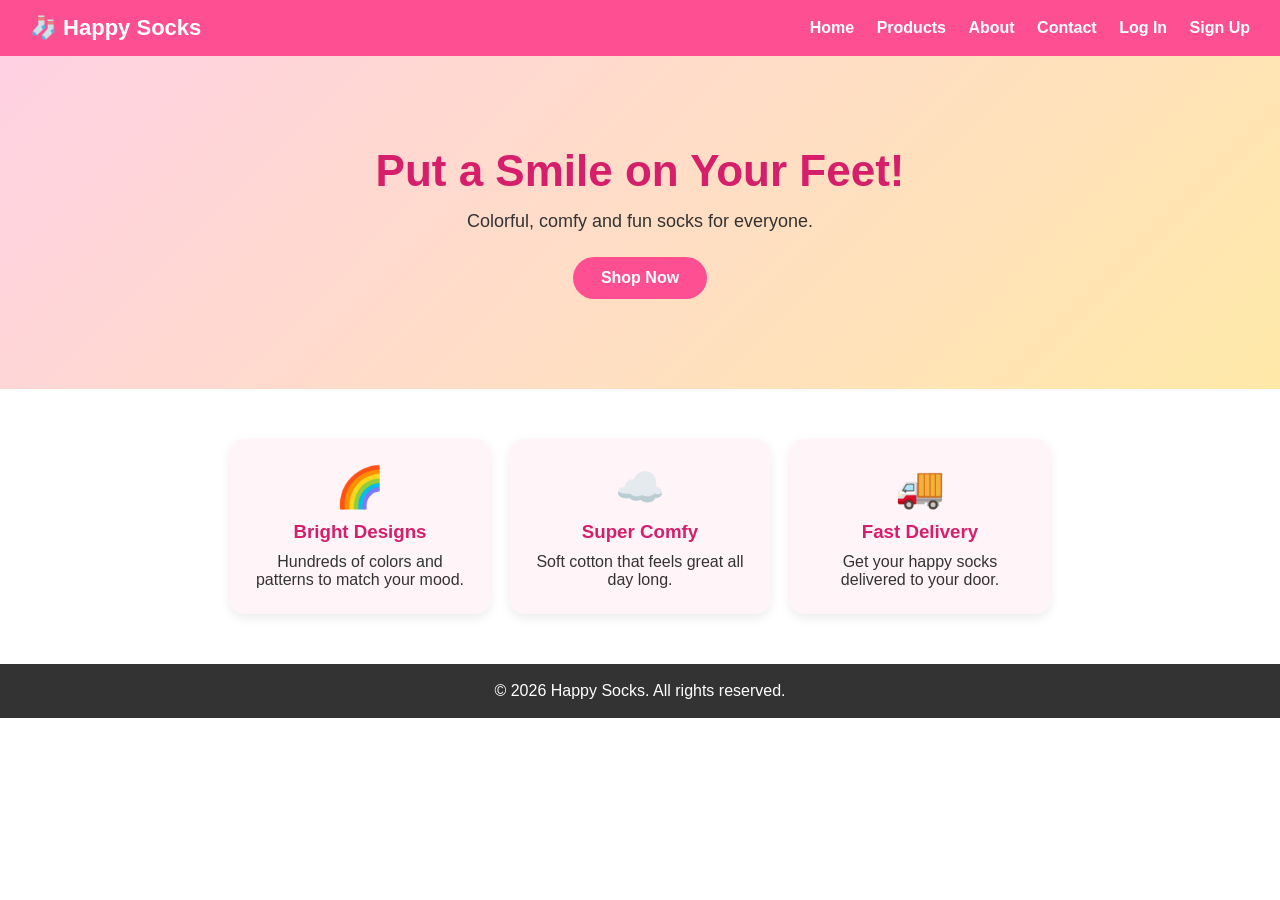
<file: happy-socks/index.html>
<!DOCTYPE html>
<html lang="en">
<head>
  <meta charset="UTF-8">
  <meta name="viewport" content="width=device-width, initial-scale=1.0">
  <title>Home | Happy Socks</title>
  <style>
    * { box-sizing: border-box; margin: 0; padding: 0; font-family: Arial, sans-serif; }
    body { background: #fff; color: #333; }
    nav { background: #ff4f93; padding: 15px 30px; display: flex; justify-content: space-between; align-items: center; flex-wrap: wrap; }
    nav .logo { color: #fff; font-size: 22px; font-weight: bold; }
    nav a { color: #fff; text-decoration: none; margin-left: 18px; font-weight: bold; }
    nav a:hover { text-decoration: underline; }
    .hero { background: linear-gradient(135deg, #ffd1e3, #ffe9a8); text-align: center; padding: 90px 20px; }
    .hero h1 { font-size: 44px; color: #d61f6b; margin-bottom: 15px; }
    .hero p { font-size: 18px; margin-bottom: 25px; }
    .btn { display: inline-block; background: #ff4f93; color: #fff; padding: 12px 28px; border-radius: 30px; text-decoration: none; font-weight: bold; }
    .btn:hover { background: #e03d7f; }
    .features { display: flex; gap: 20px; justify-content: center; flex-wrap: wrap; padding: 50px 20px; }
    .feature { width: 260px; background: #fff4f8; padding: 25px; border-radius: 14px; text-align: center; box-shadow: 0 4px 12px rgba(0,0,0,.08); }
    .feature .icon { font-size: 40px; }
    .feature h3 { margin: 10px 0; color: #d61f6b; }
    footer { background: #333; color: #fff; text-align: center; padding: 18px; }
  </style>
</head>
<body>
  <nav>
    <span class="logo">🧦 Happy Socks</span>
    <div>
      <a href="index.html">Home</a>
      <a href="products.html">Products</a>
      <a href="about.html">About</a>
      <a href="contact.html">Contact</a>
      <a href="login.html">Log In</a>
      <a href="signup.html">Sign Up</a>
    </div>
  </nav>

  <section class="hero">
    <h1>Put a Smile on Your Feet!</h1>
    <p>Colorful, comfy and fun socks for everyone.</p>
    <a href="products.html" class="btn">Shop Now</a>
  </section>

  <section class="features">
    <div class="feature">
      <div class="icon">🌈</div>
      <h3>Bright Designs</h3>
      <p>Hundreds of colors and patterns to match your mood.</p>
    </div>
    <div class="feature">
      <div class="icon">☁️</div>
      <h3>Super Comfy</h3>
      <p>Soft cotton that feels great all day long.</p>
    </div>
    <div class="feature">
      <div class="icon">🚚</div>
      <h3>Fast Delivery</h3>
      <p>Get your happy socks delivered to your door.</p>
    </div>
  </section>

  <footer>© 2026 Happy Socks. All rights reserved.</footer>
</body>
</html>
</file>
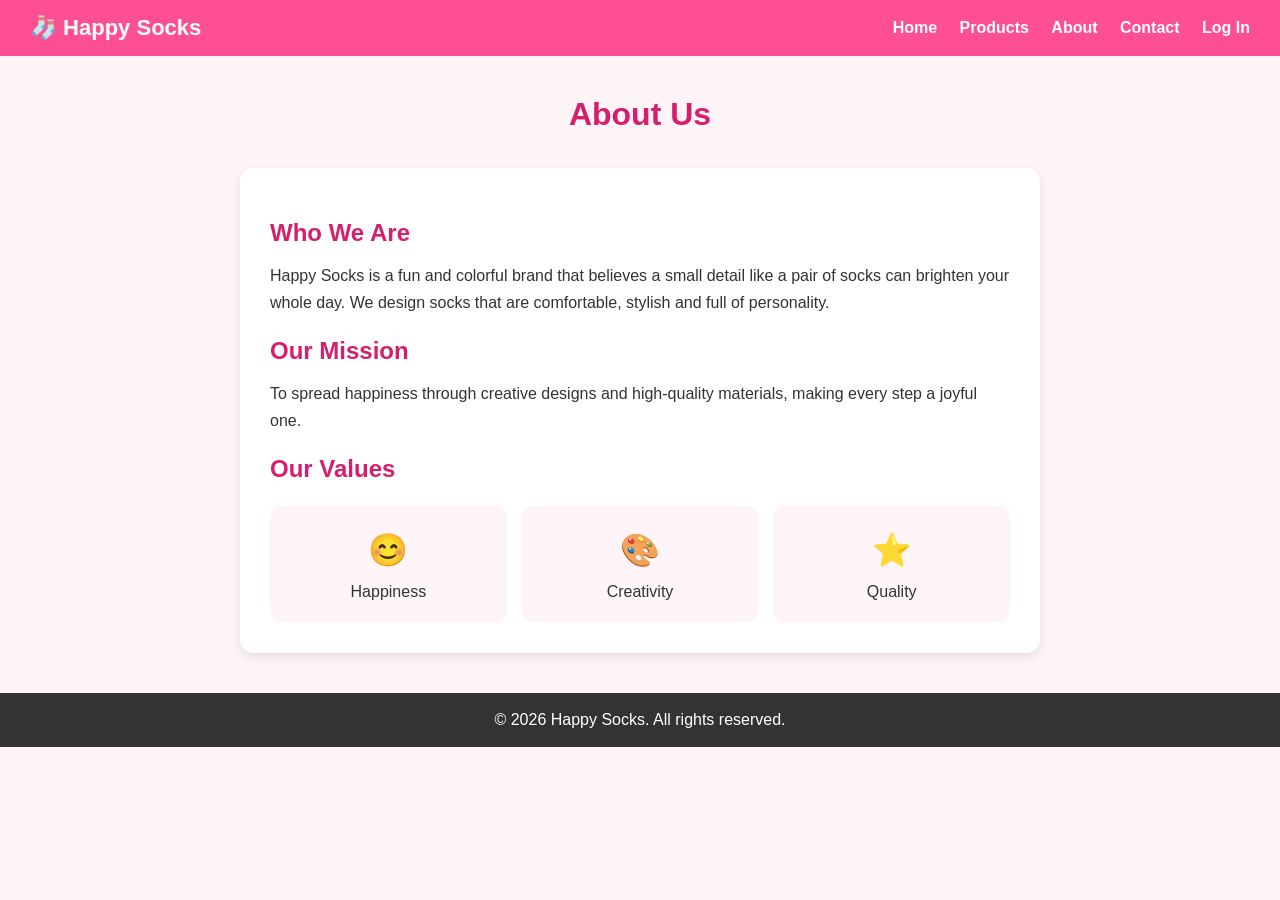
<file: happy-socks/about.html>
<!DOCTYPE html>
<html lang="en">
<head>
  <meta charset="UTF-8">
  <meta name="viewport" content="width=device-width, initial-scale=1.0">
  <title>About | Happy Socks</title>
  <style>
    * { box-sizing: border-box; margin: 0; padding: 0; font-family: Arial, sans-serif; }
    body { background: #fff4f8; color: #333; }
    nav { background: #ff4f93; padding: 15px 30px; display: flex; justify-content: space-between; align-items: center; flex-wrap: wrap; }
    nav .logo { color: #fff; font-size: 22px; font-weight: bold; }
    nav a { color: #fff; text-decoration: none; margin-left: 18px; font-weight: bold; }
    nav a:hover { text-decoration: underline; }
    .page-title { text-align: center; padding: 40px 20px 10px; }
    .page-title h1 { color: #d61f6b; }
    .about { max-width: 800px; margin: 25px auto; background: #fff; padding: 30px; border-radius: 14px; box-shadow: 0 4px 12px rgba(0,0,0,.1); line-height: 1.7; }
    .about h2 { color: #d61f6b; margin: 15px 0 8px; }
    .values { display: flex; gap: 15px; flex-wrap: wrap; margin-top: 15px; }
    .value { flex: 1; min-width: 180px; background: #fff4f8; padding: 18px; border-radius: 12px; text-align: center; }
    .value span { font-size: 32px; }
    footer { background: #333; color: #fff; text-align: center; padding: 18px; margin-top: 40px; }
  </style>
</head>
<body>
  <nav>
    <span class="logo">🧦 Happy Socks</span>
    <div>
      <a href="index.html">Home</a>
      <a href="products.html">Products</a>
      <a href="about.html">About</a>
      <a href="contact.html">Contact</a>
      <a href="login.html">Log In</a>
    </div>
  </nav>

  <header class="page-title">
    <h1>About Us</h1>
  </header>

  <section class="about">
    <h2>Who We Are</h2>
    <p>Happy Socks is a fun and colorful brand that believes a small detail like a pair of socks can brighten your whole day. We design socks that are comfortable, stylish and full of personality.</p>

    <h2>Our Mission</h2>
    <p>To spread happiness through creative designs and high-quality materials, making every step a joyful one.</p>

    <h2>Our Values</h2>
    <div class="values">
      <div class="value"><span>😊</span><p>Happiness</p></div>
      <div class="value"><span>🎨</span><p>Creativity</p></div>
      <div class="value"><span>⭐</span><p>Quality</p></div>
    </div>
  </section>

  <footer>© 2026 Happy Socks. All rights reserved.</footer>
</body>
</html>
</file>
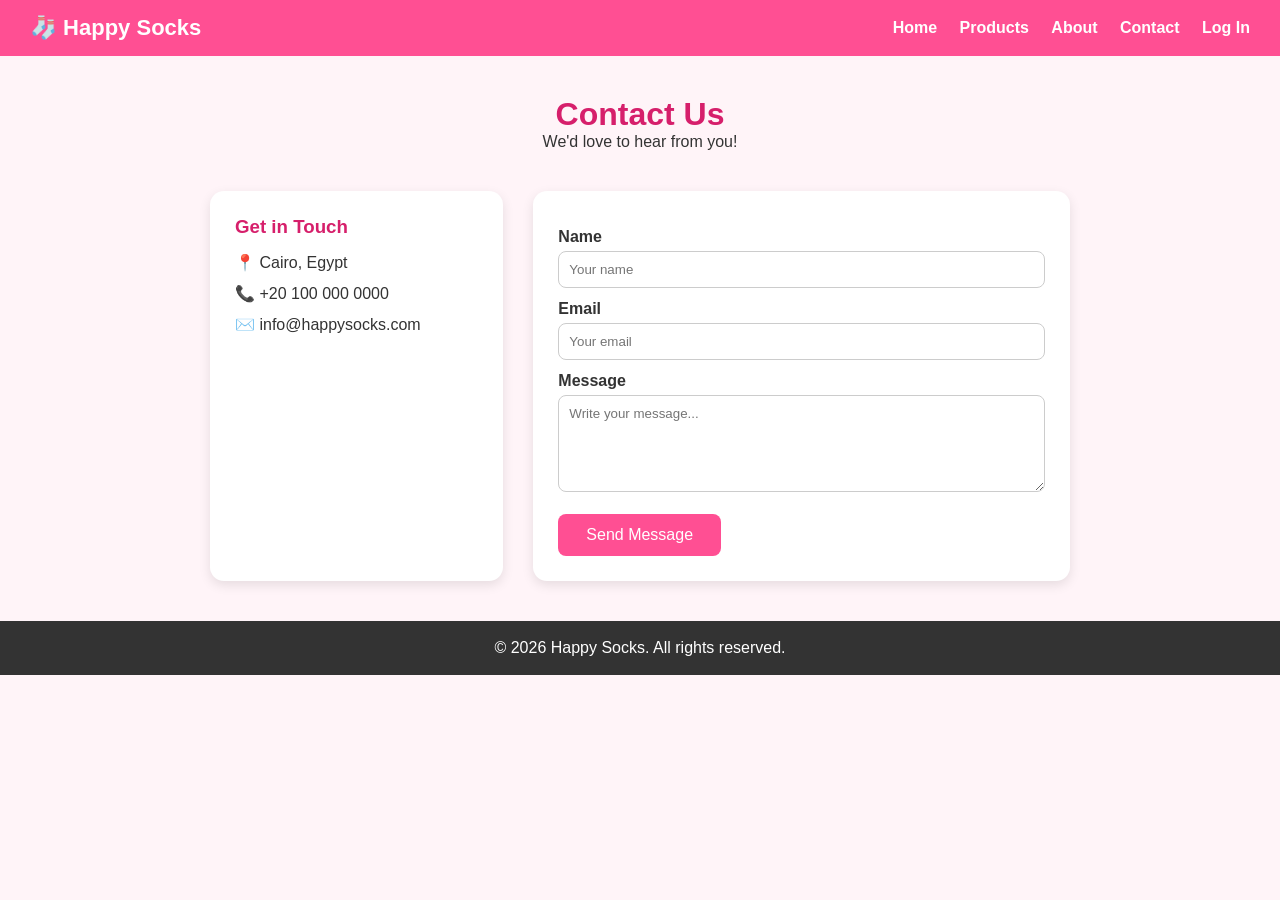
<file: happy-socks/contact.html>
<!DOCTYPE html>
<html lang="en">
<head>
  <meta charset="UTF-8">
  <meta name="viewport" content="width=device-width, initial-scale=1.0">
  <title>Contact | Happy Socks</title>
  <link rel="stylesheet" href="contact.css">
</head>
<body>
  <nav>
    <span class="logo">🧦 Happy Socks</span>
    <div>
      <a href="index.html">Home</a>
      <a href="products.html">Products</a>
      <a href="about.html">About</a>
      <a href="contact.html">Contact</a>
      <a href="login.html">Log In</a>
    </div>
  </nav>

  <header class="page-title">
    <h1>Contact Us</h1>
    <p>We'd love to hear from you!</p>
  </header>

  <section class="contact-wrap">
    <div class="info">
      <h3>Get in Touch</h3>
      <p>📍 Cairo, Egypt</p>
      <p>📞 +20 100 000 0000</p>
      <p>✉️ info@happysocks.com</p>
    </div>

    <form class="contact-form" onsubmit="event.preventDefault(); alert('Message sent! Thank you.'); this.reset();">
      <label for="name">Name</label>
      <input type="text" id="name" placeholder="Your name" required>

      <label for="email">Email</label>
      <input type="email" id="email" placeholder="Your email" required>

      <label for="message">Message</label>
      <textarea id="message" rows="5" placeholder="Write your message..." required></textarea>

      <button type="submit">Send Message</button>
    </form>
  </section>

  <footer>© 2026 Happy Socks. All rights reserved.</footer>
</body>
</html>
</file>
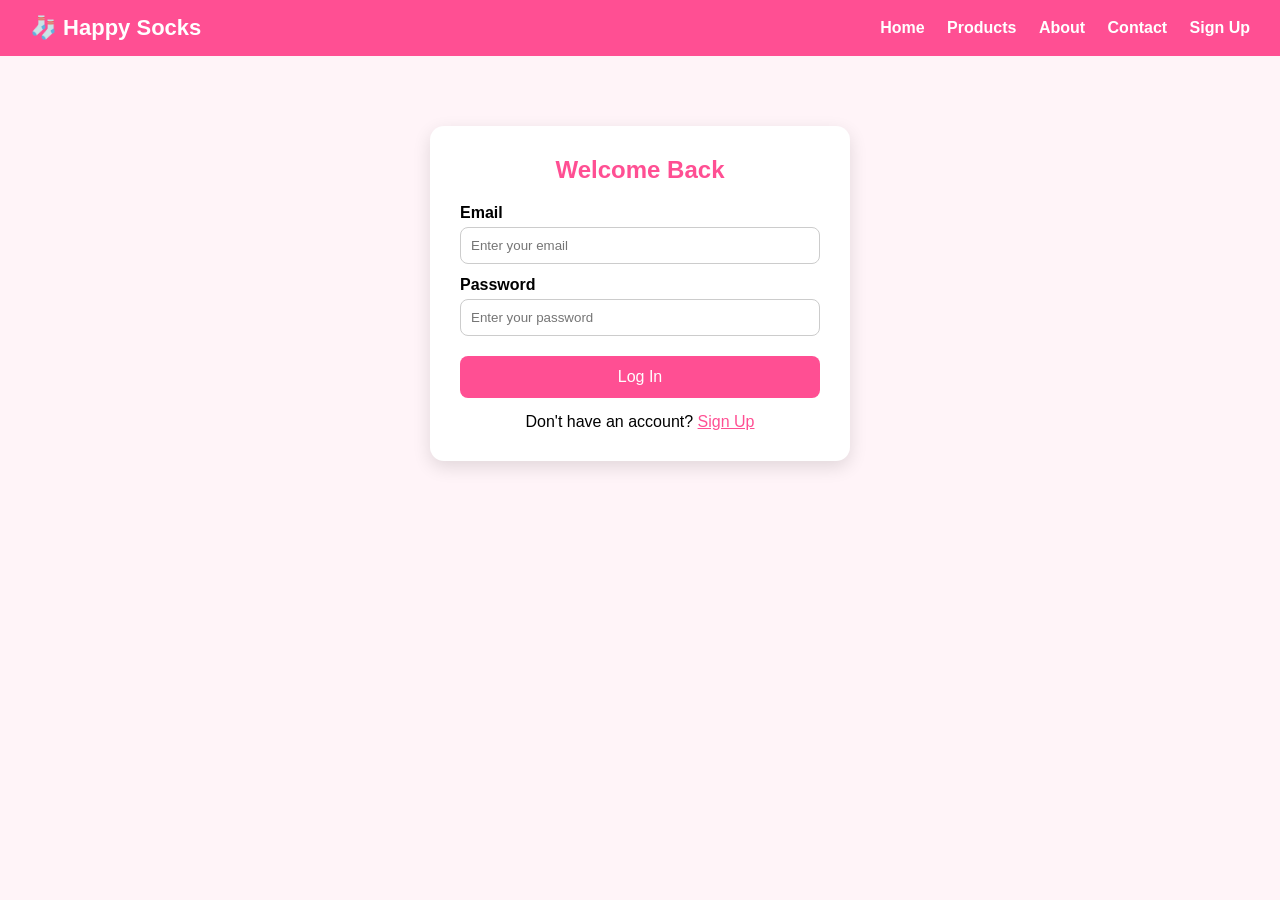
<file: happy-socks/login.html>
<!DOCTYPE html>
<html lang="en">
<head>
  <meta charset="UTF-8">
  <meta name="viewport" content="width=device-width, initial-scale=1.0">
  <title>Log In | Happy Socks</title>
  <style>
    * { box-sizing: border-box; margin: 0; padding: 0; font-family: Arial, sans-serif; }
    body { background: #fff4f8; }
    nav { background: #ff4f93; padding: 15px 30px; display: flex; justify-content: space-between; align-items: center; flex-wrap: wrap; }
    nav .logo { color: #fff; font-size: 22px; font-weight: bold; }
    nav a { color: #fff; text-decoration: none; margin-left: 18px; font-weight: bold; }
    nav a:hover { text-decoration: underline; }
    .form-box { max-width: 420px; margin: 70px auto; background: #fff; padding: 30px; border-radius: 14px; box-shadow: 0 6px 18px rgba(0,0,0,.12); }
    .form-box h2 { text-align: center; color: #ff4f93; margin-bottom: 20px; }
    label { display: block; margin: 12px 0 5px; font-weight: bold; }
    input { width: 100%; padding: 10px; border: 1px solid #ccc; border-radius: 8px; }
    input:focus { outline: none; border-color: #ff4f93; }
    button { width: 100%; margin-top: 20px; padding: 12px; background: #ff4f93; color: #fff; border: none; border-radius: 8px; font-size: 16px; cursor: pointer; }
    button:hover { background: #e03d7f; }
    .note { text-align: center; margin-top: 15px; }
    .note a { color: #ff4f93; }
  </style>
</head>
<body>
  <nav>
    <span class="logo">🧦 Happy Socks</span>
    <div>
      <a href="index.html">Home</a>
      <a href="products.html">Products</a>
      <a href="about.html">About</a>
      <a href="contact.html">Contact</a>
      <a href="signup.html">Sign Up</a>
    </div>
  </nav>

  <div class="form-box">
    <h2>Welcome Back</h2>
    <form onsubmit="event.preventDefault(); alert('Logged in successfully!'); window.location.href='index.html';">
      <label for="email">Email</label>
      <input type="email" id="email" placeholder="Enter your email" required>

      <label for="password">Password</label>
      <input type="password" id="password" placeholder="Enter your password" required>

      <button type="submit">Log In</button>
    </form>
    <p class="note">Don't have an account? <a href="signup.html">Sign Up</a></p>
  </div>
</body>
</html>
</file>
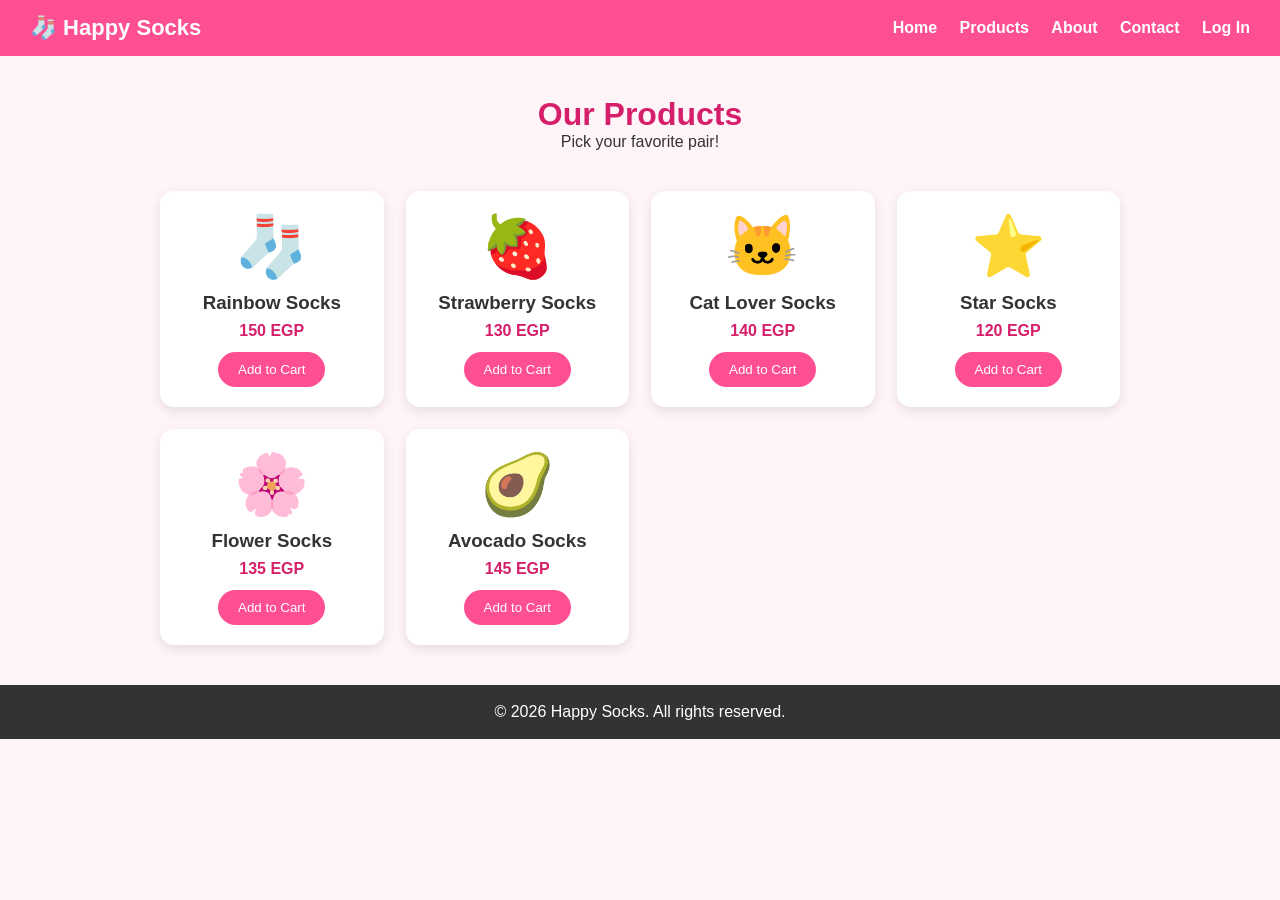
<file: happy-socks/products.html>
<!DOCTYPE html>
<html lang="en">
<head>
  <meta charset="UTF-8">
  <meta name="viewport" content="width=device-width, initial-scale=1.0">
  <title>Products | Happy Socks</title>
  <link rel="stylesheet" href="products.css">
</head>
<body>
  <nav>
    <span class="logo">🧦 Happy Socks</span>
    <div>
      <a href="index.html">Home</a>
      <a href="products.html">Products</a>
      <a href="about.html">About</a>
      <a href="contact.html">Contact</a>
      <a href="login.html">Log In</a>
    </div>
  </nav>

  <header class="page-title">
    <h1>Our Products</h1>
    <p>Pick your favorite pair!</p>
  </header>

  <section class="products">
    <div class="card">
      <div class="img">🧦</div>
      <h3>Rainbow Socks</h3>
      <p class="price">150 EGP</p>
      <button>Add to Cart</button>
    </div>
    <div class="card">
      <div class="img">🍓</div>
      <h3>Strawberry Socks</h3>
      <p class="price">130 EGP</p>
      <button>Add to Cart</button>
    </div>
    <div class="card">
      <div class="img">🐱</div>
      <h3>Cat Lover Socks</h3>
      <p class="price">140 EGP</p>
      <button>Add to Cart</button>
    </div>
    <div class="card">
      <div class="img">⭐</div>
      <h3>Star Socks</h3>
      <p class="price">120 EGP</p>
      <button>Add to Cart</button>
    </div>
    <div class="card">
      <div class="img">🌸</div>
      <h3>Flower Socks</h3>
      <p class="price">135 EGP</p>
      <button>Add to Cart</button>
    </div>
    <div class="card">
      <div class="img">🥑</div>
      <h3>Avocado Socks</h3>
      <p class="price">145 EGP</p>
      <button>Add to Cart</button>
    </div>
  </section>

  <footer>© 2026 Happy Socks. All rights reserved.</footer>
</body>
</html>
</file>
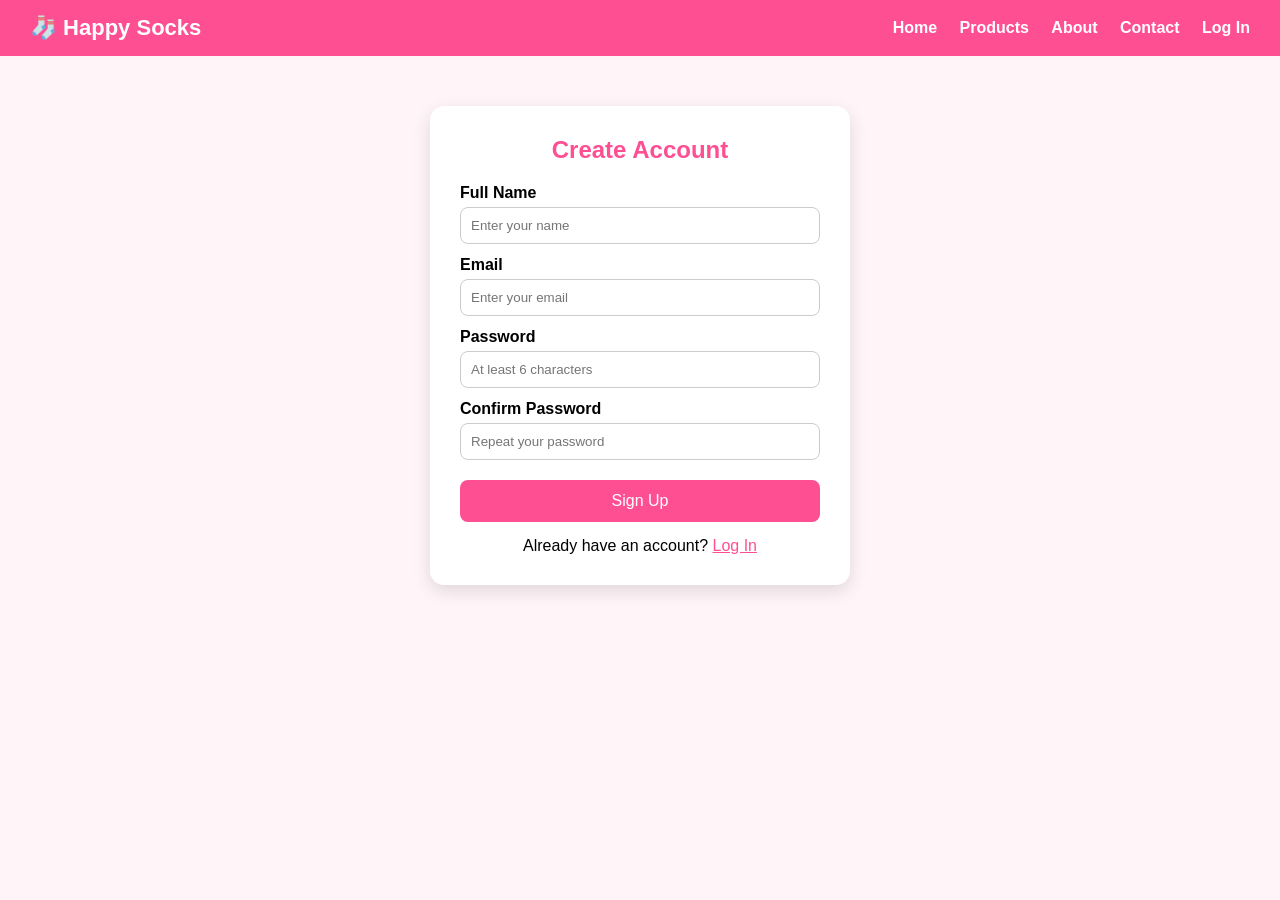
<file: happy-socks/signup.html>
<!DOCTYPE html>
<html lang="en">
<head>
  <meta charset="UTF-8">
  <meta name="viewport" content="width=device-width, initial-scale=1.0">
  <title>Sign Up | Happy Socks</title>
  <style>
    * { box-sizing: border-box; margin: 0; padding: 0; font-family: Arial, sans-serif; }
    body { background: #fff4f8; }
    nav { background: #ff4f93; padding: 15px 30px; display: flex; justify-content: space-between; align-items: center; flex-wrap: wrap; }
    nav .logo { color: #fff; font-size: 22px; font-weight: bold; }
    nav a { color: #fff; text-decoration: none; margin-left: 18px; font-weight: bold; }
    nav a:hover { text-decoration: underline; }
    .form-box { max-width: 420px; margin: 50px auto; background: #fff; padding: 30px; border-radius: 14px; box-shadow: 0 6px 18px rgba(0,0,0,.12); }
    .form-box h2 { text-align: center; color: #ff4f93; margin-bottom: 20px; }
    label { display: block; margin: 12px 0 5px; font-weight: bold; }
    input { width: 100%; padding: 10px; border: 1px solid #ccc; border-radius: 8px; }
    input:focus { outline: none; border-color: #ff4f93; }
    button { width: 100%; margin-top: 20px; padding: 12px; background: #ff4f93; color: #fff; border: none; border-radius: 8px; font-size: 16px; cursor: pointer; }
    button:hover { background: #e03d7f; }
    .note { text-align: center; margin-top: 15px; }
    .note a { color: #ff4f93; }
  </style>
</head>
<body>
  <nav>
    <span class="logo">🧦 Happy Socks</span>
    <div>
      <a href="index.html">Home</a>
      <a href="products.html">Products</a>
      <a href="about.html">About</a>
      <a href="contact.html">Contact</a>
      <a href="login.html">Log In</a>
    </div>
  </nav>

  <div class="form-box">
    <h2>Create Account</h2>
    <form onsubmit="event.preventDefault(); alert('Account created successfully!');">
      <label for="name">Full Name</label>
      <input type="text" id="name" placeholder="Enter your name" required>

      <label for="email">Email</label>
      <input type="email" id="email" placeholder="Enter your email" required>

      <label for="password">Password</label>
      <input type="password" id="password" placeholder="At least 6 characters" minlength="6" required>

      <label for="confirm">Confirm Password</label>
      <input type="password" id="confirm" placeholder="Repeat your password" minlength="6" required>

      <button type="submit">Sign Up</button>
    </form>
    <p class="note">Already have an account? <a href="login.html">Log In</a></p>
  </div>
</body>
</html>
</file>
<file: happy-socks/contact.css>
* { box-sizing: border-box; margin: 0; padding: 0; font-family: Arial, sans-serif; }
body { background: #fff4f8; color: #333; }

nav { background: #ff4f93; padding: 15px 30px; display: flex; justify-content: space-between; align-items: center; flex-wrap: wrap; }
nav .logo { color: #fff; font-size: 22px; font-weight: bold; }
nav a { color: #fff; text-decoration: none; margin-left: 18px; font-weight: bold; }
nav a:hover { text-decoration: underline; }

.page-title { text-align: center; padding: 40px 20px 10px; }
.page-title h1 { color: #d61f6b; }

.contact-wrap { display: flex; gap: 30px; flex-wrap: wrap; max-width: 900px; margin: 30px auto; padding: 0 20px; }

.info { flex: 1; min-width: 250px; background: #fff; padding: 25px; border-radius: 14px; box-shadow: 0 4px 12px rgba(0,0,0,.1); }
.info h3 { color: #d61f6b; margin-bottom: 15px; }
.info p { margin-bottom: 12px; }

.contact-form { flex: 2; min-width: 280px; background: #fff; padding: 25px; border-radius: 14px; box-shadow: 0 4px 12px rgba(0,0,0,.1); }
.contact-form label { display: block; margin: 12px 0 5px; font-weight: bold; }
.contact-form input,
.contact-form textarea { width: 100%; padding: 10px; border: 1px solid #ccc; border-radius: 8px; resize: vertical; }
.contact-form input:focus,
.contact-form textarea:focus { outline: none; border-color: #ff4f93; }
.contact-form button { margin-top: 18px; padding: 12px 28px; background: #ff4f93; color: #fff; border: none; border-radius: 8px; font-size: 16px; cursor: pointer; }
.contact-form button:hover { background: #e03d7f; }

footer { background: #333; color: #fff; text-align: center; padding: 18px; margin-top: 40px; }
</file>
<file: happy-socks/products.css>
* { box-sizing: border-box; margin: 0; padding: 0; font-family: Arial, sans-serif; }
body { background: #fff4f8; color: #333; }

nav { background: #ff4f93; padding: 15px 30px; display: flex; justify-content: space-between; align-items: center; flex-wrap: wrap; }
nav .logo { color: #fff; font-size: 22px; font-weight: bold; }
nav a { color: #fff; text-decoration: none; margin-left: 18px; font-weight: bold; }
nav a:hover { text-decoration: underline; }

.page-title { text-align: center; padding: 40px 20px 10px; }
.page-title h1 { color: #d61f6b; }

.products { display: grid; grid-template-columns: repeat(auto-fit, minmax(220px, 1fr)); gap: 22px; max-width: 1000px; margin: 30px auto; padding: 0 20px; }

.card { background: #fff; border-radius: 14px; padding: 20px; text-align: center; box-shadow: 0 4px 12px rgba(0,0,0,.1); transition: transform .2s; }
.card:hover { transform: translateY(-6px); }
.card .img { font-size: 60px; margin-bottom: 10px; }
.card h3 { margin-bottom: 8px; }
.price { color: #d61f6b; font-weight: bold; margin-bottom: 12px; }

.card button { background: #ff4f93; color: #fff; border: none; padding: 10px 20px; border-radius: 20px; cursor: pointer; }
.card button:hover { background: #e03d7f; }

footer { background: #333; color: #fff; text-align: center; padding: 18px; margin-top: 40px; }
</file>
